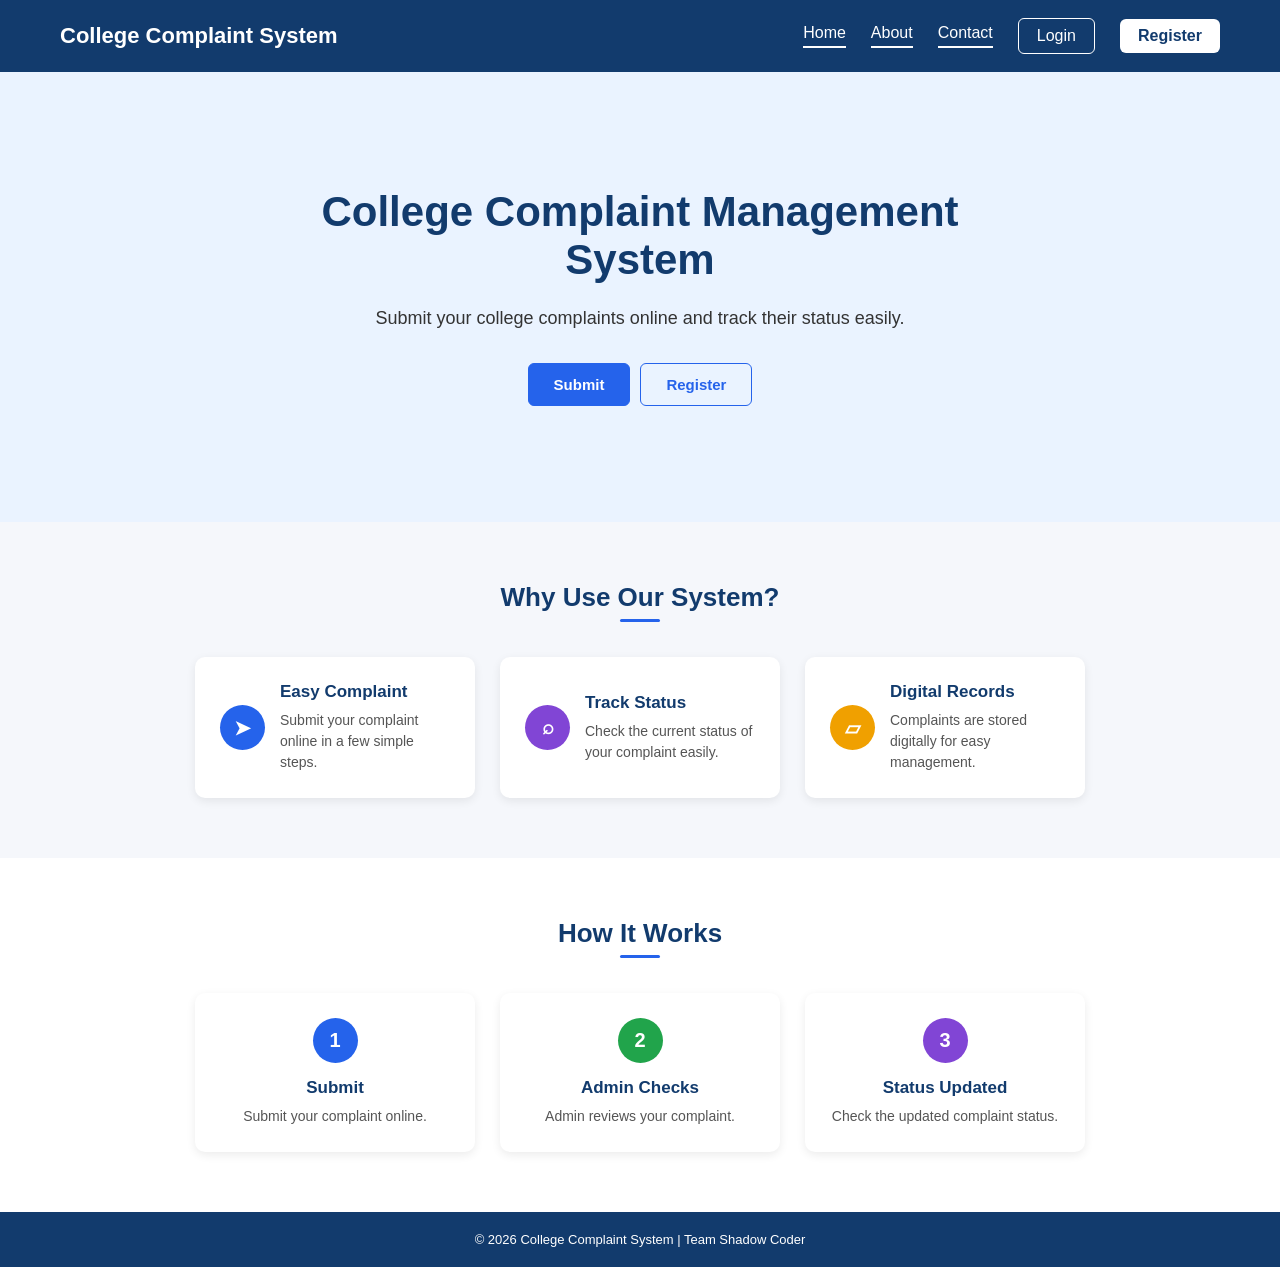
<file: index.html>
<!DOCTYPE html>
<html lang="en">
<head>
    <meta charset="UTF-8">
    <meta name="viewport" content="width=device-width, initial-scale=1.0">
    <title>College Complaint System</title>
    <link rel="stylesheet" href="css/style.css">
</head>
<body>

    <!-- ================= NAVBAR ================= -->
    <header class="navbar">

        <div class="brand">
            <span>College Complaint System</span>
        </div>

        <nav class="nav-links">
            <a href="index.html" class="active">Home</a>
            <a href="index.html" class="active">About</a>
            <a href="index.html" class="active">Contact</a>
            <a href="login.html" class="login-btn">Login</a>
            <a href="register.html" class="register-btn">Register</a>
        </nav>

    </header>


    <!-- ================= HERO SECTION ================= -->
    <section class="hero">

        <div class="hero-content">

            <h1>College Complaint Management System</h1>

            <p>
                Submit your college complaints online and
                track their status easily.
            </p>

            <div class="hero-buttons">
                <a href="submit.html" class="submit-btn">Submit</a>
                <a href="register.html" class="track-btn">Register</a>
            </div>

        </div>

    </section>


    <!-- ================= FEATURES ================= -->
    <section class="features-section">

        <h2>Why Use Our System?</h2>

        <div class="title-line"></div>

        <div class="features-container">

            <!-- Card 1 -->
            <div class="feature-card">
                <div class="feature-icon blue">➤</div>
                <div class="feature-text">
                    <h3>Easy Complaint</h3>
                    <p>Submit your complaint online in a few simple steps.</p>
                </div>
            </div>

            <!-- Card 2 -->
            <div class="feature-card">
                <div class="feature-icon purple">⌕</div>
                <div class="feature-text">
                    <h3>Track Status</h3>
                    <p>Check the current status of your complaint easily.</p>
                </div>
            </div>

            <!-- Card 3 -->
            <div class="feature-card">
                <div class="feature-icon orange">▱</div>
                <div class="feature-text">
                    <h3>Digital Records</h3>
                    <p>Complaints are stored digitally for easy management.</p>
                </div>
            </div>

        </div>

    </section>


    <!-- ================= HOW IT WORKS ================= -->
    <section class="features-section how-it-works">

        <h2>How It Works</h2>

        <div class="title-line"></div>

        <div class="features-container">

            <div class="feature-card">
                <div class="feature-icon blue">1</div>
                <div class="feature-text">
                    <h3>Submit</h3>
                    <p>Submit your complaint online.</p>
                </div>
            </div>

            <div class="feature-card">
                <div class="feature-icon green">2</div>
                <div class="feature-text">
                    <h3>Admin Checks</h3>
                    <p>Admin reviews your complaint.</p>
                </div>
            </div>

            <div class="feature-card">
                <div class="feature-icon purple">3</div>
                <div class="feature-text">
                    <h3>Status Updated</h3>
                    <p>Check the updated complaint status.</p>
                </div>
            </div>

        </div>

    </section>


    <!-- ================= FOOTER ================= -->
    <footer class="footer">
        <p>© 2026 College Complaint System | Team Shadow Coder</p>
    </footer>

</body>
</html>
</file>
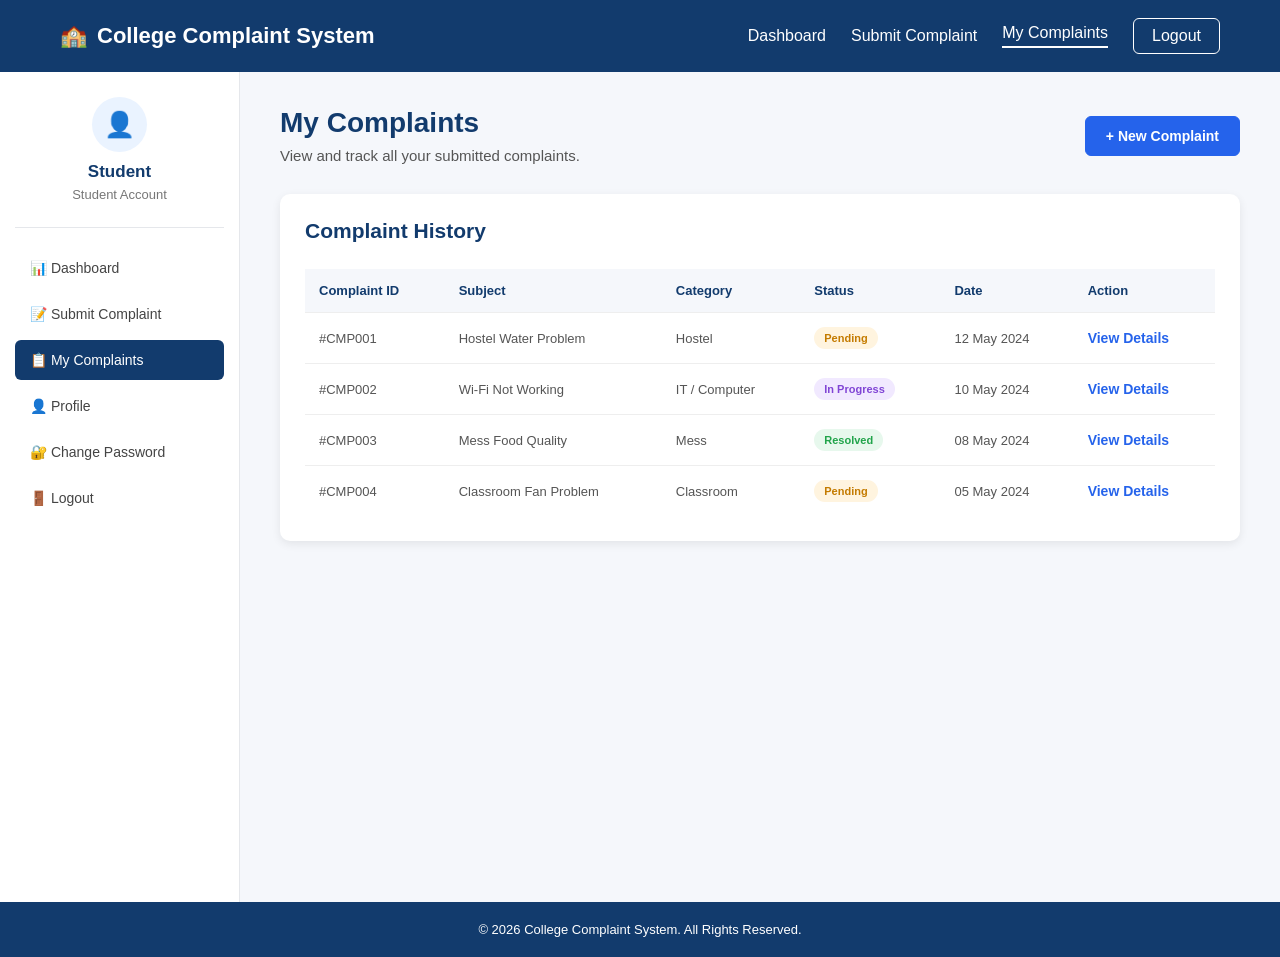
<file: complaints.html>
<!DOCTYPE html>
<html lang="en">

<head>
    <meta charset="UTF-8">
    <meta name="viewport" content="width=device-width, initial-scale=1.0">

    <title>My Complaints | College Complaint System</title>

    <!-- Vishesh ki common CSS -->
    <link rel="stylesheet" href="css/style.css">

    <!-- Vishal ki dashboard CSS -->
    <link rel="stylesheet" href="css/dashboard.css">
</head>

<body>

    <!-- ================= NAVBAR ================= -->

    <header class="navbar">

        <div class="brand">
            <span>🏫</span>
            <span>College Complaint System</span>
        </div>

        <div class="nav-links">

            <a href="dashboard.html">
                Dashboard
            </a>

            <a href="submit.html">
                Submit Complaint
            </a>

            <a href="complaints.html" class="active">
                My Complaints
            </a>

            <a href="index.html" class="login-btn">
                Logout
            </a>

        </div>

    </header>


    <!-- ================= MAIN CONTAINER ================= -->

    <div class="dashboard-container">

        <!-- ================= SIDEBAR ================= -->

        <aside class="dashboard-sidebar">

            <div class="student-profile">

                <div class="profile-icon">
                    👤
                </div>

                <h3>Student</h3>

                <p>Student Account</p>

            </div>


            <nav class="sidebar-menu">

                <a href="dashboard.html">
                    📊 Dashboard
                </a>

                <a href="submit.html">
                    📝 Submit Complaint
                </a>

                <a href="complaints.html" class="sidebar-active">
                    📋 My Complaints
                </a>

                <a href="#">
                    👤 Profile
                </a>

                <a href="#">
                    🔐 Change Password
                </a>

                <a href="index.html">
                    🚪 Logout
                </a>

            </nav>

        </aside>


        <!-- ================= MAIN CONTENT ================= -->

        <main class="dashboard-main">

            <!-- Page Heading -->

            <section class="welcome-section">

                <div>

                    <h1>My Complaints</h1>

                    <p>
                        View and track all your submitted complaints.
                    </p>

                </div>


                <a href="submit-complaint.html"
                   class="dashboard-submit-btn">

                    + New Complaint

                </a>

            </section>


            <!-- ================= COMPLAINT TABLE ================= -->

            <section class="recent-section">

                <div class="section-heading">

                    <div>

                        <h2>Complaint History</h2>

                    </div>

                </div>


                <div class="table-container">

                    <table>

                        <thead>

                            <tr>

                                <th>Complaint ID</th>

                                <th>Subject</th>

                                <th>Category</th>

                                <th>Status</th>

                                <th>Date</th>

                                <th>Action</th>

                            </tr>

                        </thead>


                        <tbody>

                            <tr>

                                <td>#CMP001</td>

                                <td>
                                    Hostel Water Problem
                                </td>

                                <td>
                                    Hostel
                                </td>

                                <td>

                                    <span class="status pending">
                                        Pending
                                    </span>

                                </td>

                                <td>
                                    12 May 2024
                                </td>

                                <td>

                                    <a href="#"
                                       class="view-all-btn">

                                        View Details

                                    </a>

                                </td>

                            </tr>


                            <tr>

                                <td>#CMP002</td>

                                <td>
                                    Wi-Fi Not Working
                                </td>

                                <td>
                                    IT / Computer
                                </td>

                                <td>

                                    <span class="status progress">
                                        In Progress
                                    </span>

                                </td>

                                <td>
                                    10 May 2024
                                </td>

                                <td>

                                    <a href="#"
                                       class="view-all-btn">

                                        View Details

                                    </a>

                                </td>

                            </tr>


                            <tr>

                                <td>#CMP003</td>

                                <td>
                                    Mess Food Quality
                                </td>

                                <td>
                                    Mess
                                </td>

                                <td>

                                    <span class="status resolved">
                                        Resolved
                                    </span>

                                </td>

                                <td>
                                    08 May 2024
                                </td>

                                <td>

                                    <a href="#"
                                       class="view-all-btn">

                                        View Details

                                    </a>

                                </td>

                            </tr>


                            <tr>

                                <td>#CMP004</td>

                                <td>
                                    Classroom Fan Problem
                                </td>

                                <td>
                                    Classroom
                                </td>

                                <td>

                                    <span class="status pending">
                                        Pending
                                    </span>

                                </td>

                                <td>
                                    05 May 2024
                                </td>

                                <td>

                                    <a href="#"
                                       class="view-all-btn">

                                        View Details

                                    </a>

                                </td>

                            </tr>

                        </tbody>

                    </table>

                </div>

            </section>

        </main>

    </div>


    <!-- ================= FOOTER ================= -->

    <footer class="footer">

        <p>
            © 2026 College Complaint System. All Rights Reserved.
        </p>

    </footer>

</body>

</html>
</file>
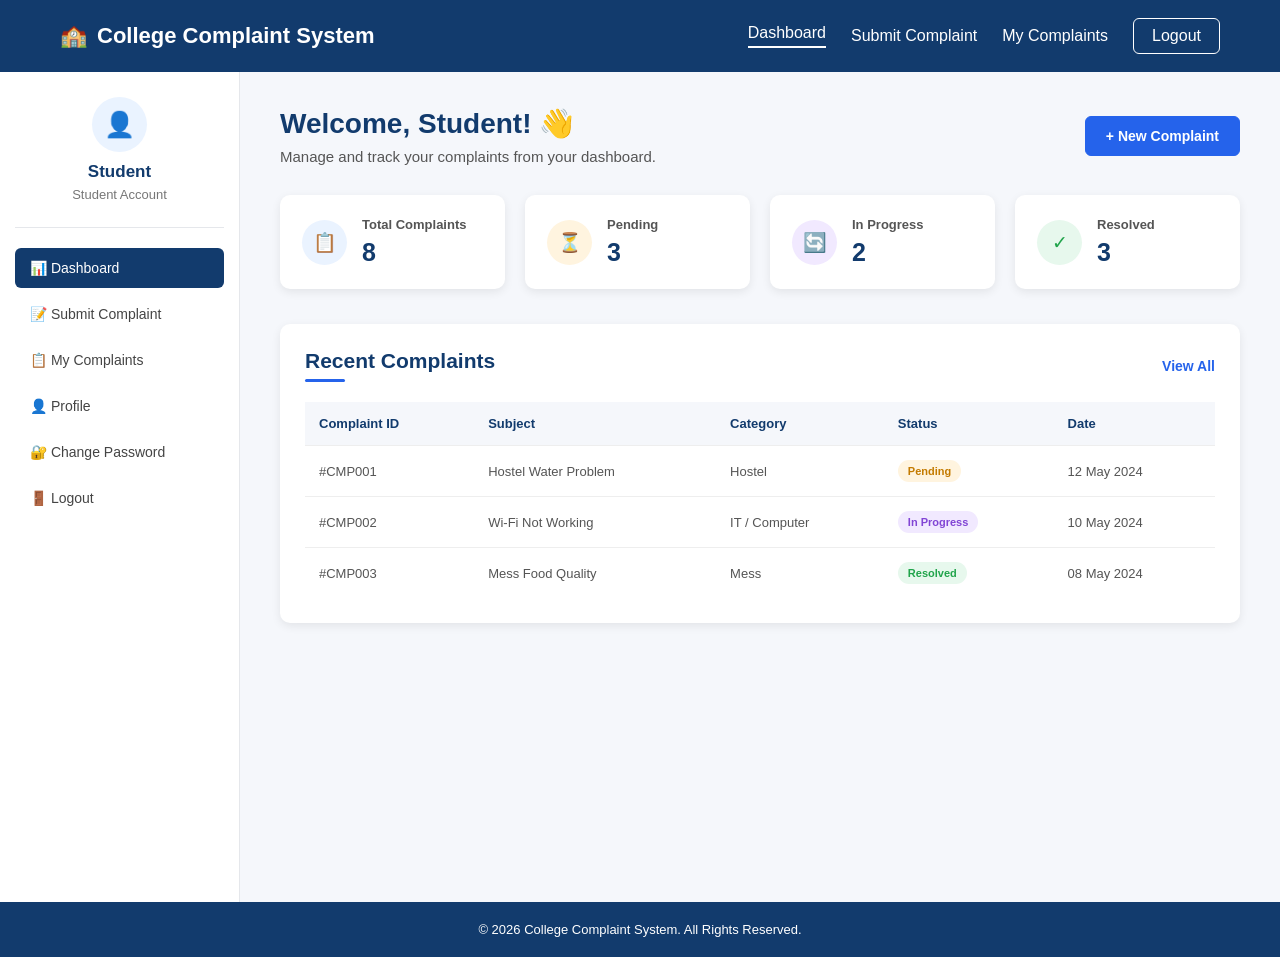
<file: dashboard.html>
<!DOCTYPE html>
<html lang="en">
<head>
    <meta charset="UTF-8">
    <meta name="viewport" content="width=device-width, initial-scale=1.0">

    <title>Student Dashboard | College Complaint System</title>

    <!-- Vishesh ki SAME common CSS -->
    <link rel="stylesheet" href="css/style.css">

    <!-- Dashboard specific CSS -->
    <link rel="stylesheet" href="css/dashboard.css">
</head>

<body>

    <!-- ================= NAVBAR ================= -->

    <header class="navbar">

        <div class="brand">
            <span>🏫</span>
            <span>College Complaint System</span>
        </div>

        <div class="nav-links">
            <a href="dashboard.html" class="active">Dashboard</a>
            <a href="submit.html">Submit Complaint</a>
            <a href="my-complaints.html">My Complaints</a>
            <a href="index.html" class="login-btn">Logout</a>
        </div>

    </header>


    <!-- ================= DASHBOARD ================= -->

    <div class="dashboard-container">

        <!-- SIDEBAR -->

        <aside class="dashboard-sidebar">

            <div class="student-profile">
                <div class="profile-icon">👤</div>

                <h3>Student</h3>
                <p>Student Account</p>
            </div>

            <nav class="sidebar-menu">

                <a href="dashboard.html" class="sidebar-active">
                    📊 Dashboard
                </a>

                <a href="submit.html">
                    📝 Submit Complaint
                </a>

                <a href="complaints.html">
                    📋 My Complaints
                </a>

                <a href="#">
                    👤 Profile
                </a>

                <a href="#">
                    🔐 Change Password
                </a>

                <a href="index.html">
                    🚪 Logout
                </a>

            </nav>

        </aside>


        <!-- MAIN CONTENT -->

        <main class="dashboard-main">

            <!-- Welcome -->

            <section class="welcome-section">

                <div>
                    <h1>Welcome, Student! 👋</h1>

                    <p>
                        Manage and track your complaints from your dashboard.
                    </p>
                </div>

                <a href="submit-complaint.html" class="dashboard-submit-btn">
                    + New Complaint
                </a>

            </section>


            <!-- ================= SUMMARY CARDS ================= -->

            <section class="dashboard-cards">

                <div class="dashboard-card">

                    <div class="card-icon blue">
                        📋
                    </div>

                    <div>
                        <h3>Total Complaints</h3>
                        <p>8</p>
                    </div>

                </div>


                <div class="dashboard-card">

                    <div class="card-icon orange">
                        ⏳
                    </div>

                    <div>
                        <h3>Pending</h3>
                        <p>3</p>
                    </div>

                </div>


                <div class="dashboard-card">

                    <div class="card-icon purple">
                        🔄
                    </div>

                    <div>
                        <h3>In Progress</h3>
                        <p>2</p>
                    </div>

                </div>


                <div class="dashboard-card">

                    <div class="card-icon green">
                        ✓
                    </div>

                    <div>
                        <h3>Resolved</h3>
                        <p>3</p>
                    </div>

                </div>

            </section>


            <!-- ================= RECENT COMPLAINTS ================= -->

            <section class="recent-section">

                <div class="section-heading">

                    <div>
                        <h2>Recent Complaints</h2>

                        <div class="title-line"></div>
                    </div>

                    <a href="my-complaints.html" class="view-all-btn">
                        View All
                    </a>

                </div>


                <div class="table-container">

                    <table>

                        <thead>
                            <tr>
                                <th>Complaint ID</th>
                                <th>Subject</th>
                                <th>Category</th>
                                <th>Status</th>
                                <th>Date</th>
                            </tr>
                        </thead>

                        <tbody>

                            <tr>
                                <td>#CMP001</td>

                                <td>
                                    Hostel Water Problem
                                </td>

                                <td>
                                    Hostel
                                </td>

                                <td>
                                    <span class="status pending">
                                        Pending
                                    </span>
                                </td>

                                <td>
                                    12 May 2024
                                </td>
                            </tr>


                            <tr>
                                <td>#CMP002</td>

                                <td>
                                    Wi-Fi Not Working
                                </td>

                                <td>
                                    IT / Computer
                                </td>

                                <td>
                                    <span class="status progress">
                                        In Progress
                                    </span>
                                </td>

                                <td>
                                    10 May 2024
                                </td>
                            </tr>


                            <tr>
                                <td>#CMP003</td>

                                <td>
                                    Mess Food Quality
                                </td>

                                <td>
                                    Mess
                                </td>

                                <td>
                                    <span class="status resolved">
                                        Resolved
                                    </span>
                                </td>

                                <td>
                                    08 May 2024
                                </td>
                            </tr>

                        </tbody>

                    </table>

                </div>

            </section>

        </main>

    </div>


    <!-- ================= FOOTER ================= -->

    <footer class="footer">

        <p>
            © 2026 College Complaint System. All Rights Reserved.
        </p>

    </footer>

</body>
</html>
</file>
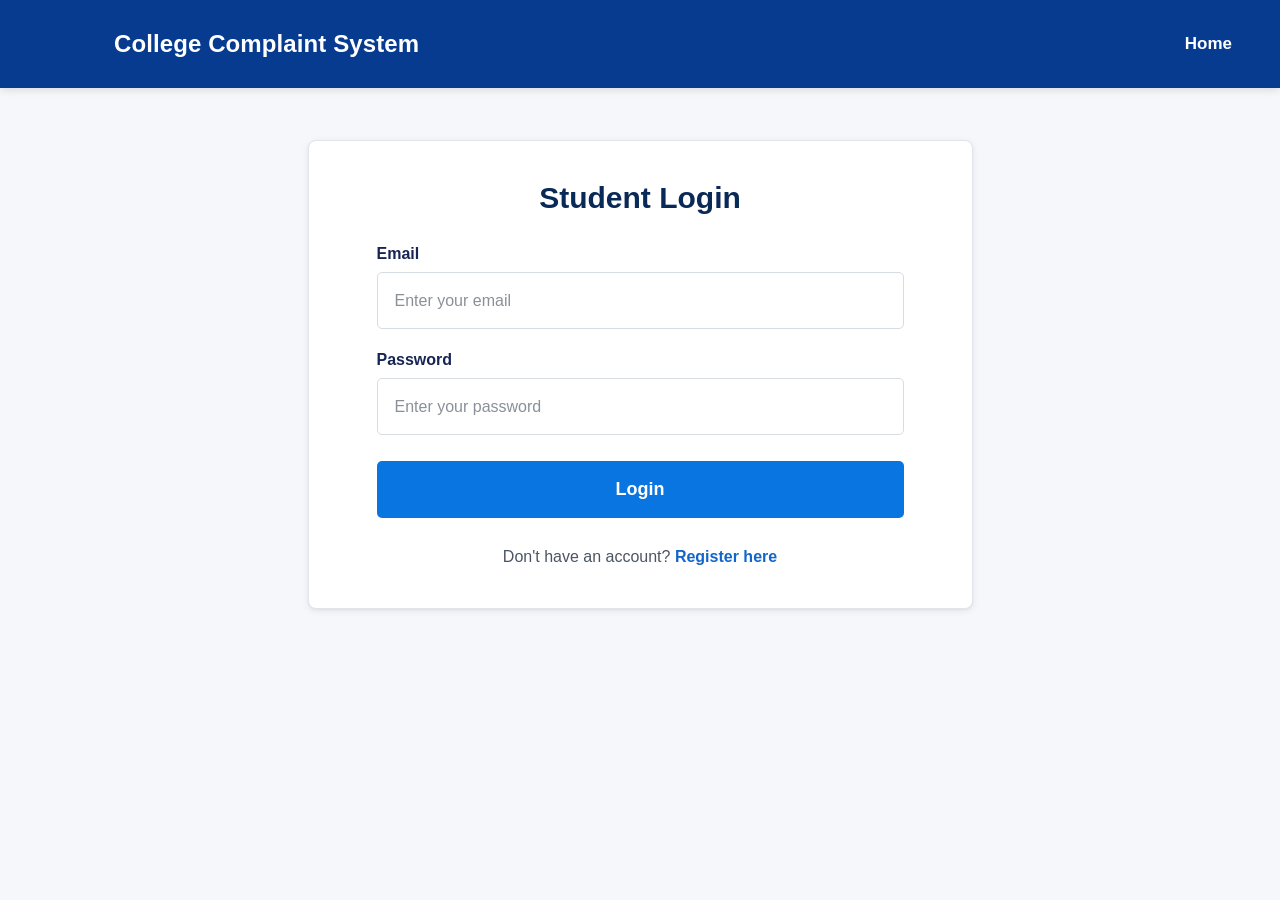
<file: login.html>
<!DOCTYPE html>
<html lang="en">
<head>
    <meta charset="UTF-8">
    <meta name="viewport" content="width=device-width, initial-scale=1.0">

    <title>Student Login | College Complaint System</title>

    <link rel="stylesheet" href="css/login-register.css">
</head>

<body>

    <!-- ================= NAVBAR ================= -->

    <header class="top-navbar">

        <div class="navbar-left">

            <div class="college-logo">
                <i class="fa-solid fa-building-columns"></i>
            </div>

            <div class="system-title">
                College Complaint System
            </div>

        </div>

        <div class="navbar-right">
            <a href="index.html">Home</a>
        </div>

    </header>


    <!-- ================= MAIN CONTENT ================= -->

    <main class="login-page">

        <div class="login-card">

            <h1>Student Login</h1>


            <!-- EMAIL -->

            <div class="form-group">

                <label for="email">Email</label>

                <input
                    type="email"
                    id="email"
                    name="email"
                    placeholder="Enter your email"
                    autocomplete="email"
                >

            </div>


            <!-- PASSWORD -->

            <div class="form-group password-group">

                <label for="password">Password</label>

                <div class="password-wrapper">

                    <input
                        type="password"
                        id="password"
                        name="password"
                        placeholder="Enter your password"
                        autocomplete="current-password"
                    >

                    <button
                        type="button"
                        class="eye-button"
                        onclick="togglePassword()"
                        aria-label="Show password"
                    >
                        <i id="eyeIcon" class="fa-solid fa-eye"></i>
                    </button>

                </div>

            </div>


            <!-- LOGIN BUTTON -->

            <button class="login-button" onclick="loginUser()">
                Login
            </button>


            <!-- REGISTER -->

            <p class="register-text">
                Don't have an account?
                <a href="register.html">Register here</a>
            </p>

        </div>

    </main>


    <!-- ================= JAVASCRIPT ================= -->

    <script>

        function togglePassword() {

            const password = document.getElementById("password");
            const eyeIcon = document.getElementById("eyeIcon");

            if (password.type === "password") {

                password.type = "text";

                eyeIcon.classList.remove("fa-eye");
                eyeIcon.classList.add("fa-eye-slash");

            } else {

                password.type = "password";

                eyeIcon.classList.remove("fa-eye-slash");
                eyeIcon.classList.add("fa-eye");

            }
        }


        function loginUser() {

            const email = document.getElementById("email").value.trim();
            const password = document.getElementById("password").value.trim();

            if (email === "" || password === "") {

                alert("Please enter your email and password.");
                return;

            }

            /*
             * Backend authentication can be connected here.
             * For now, redirect to dashboard.
             */

            window.location.href = "dashboard.html";

        }

    </script>

</body>
</html>
</file>
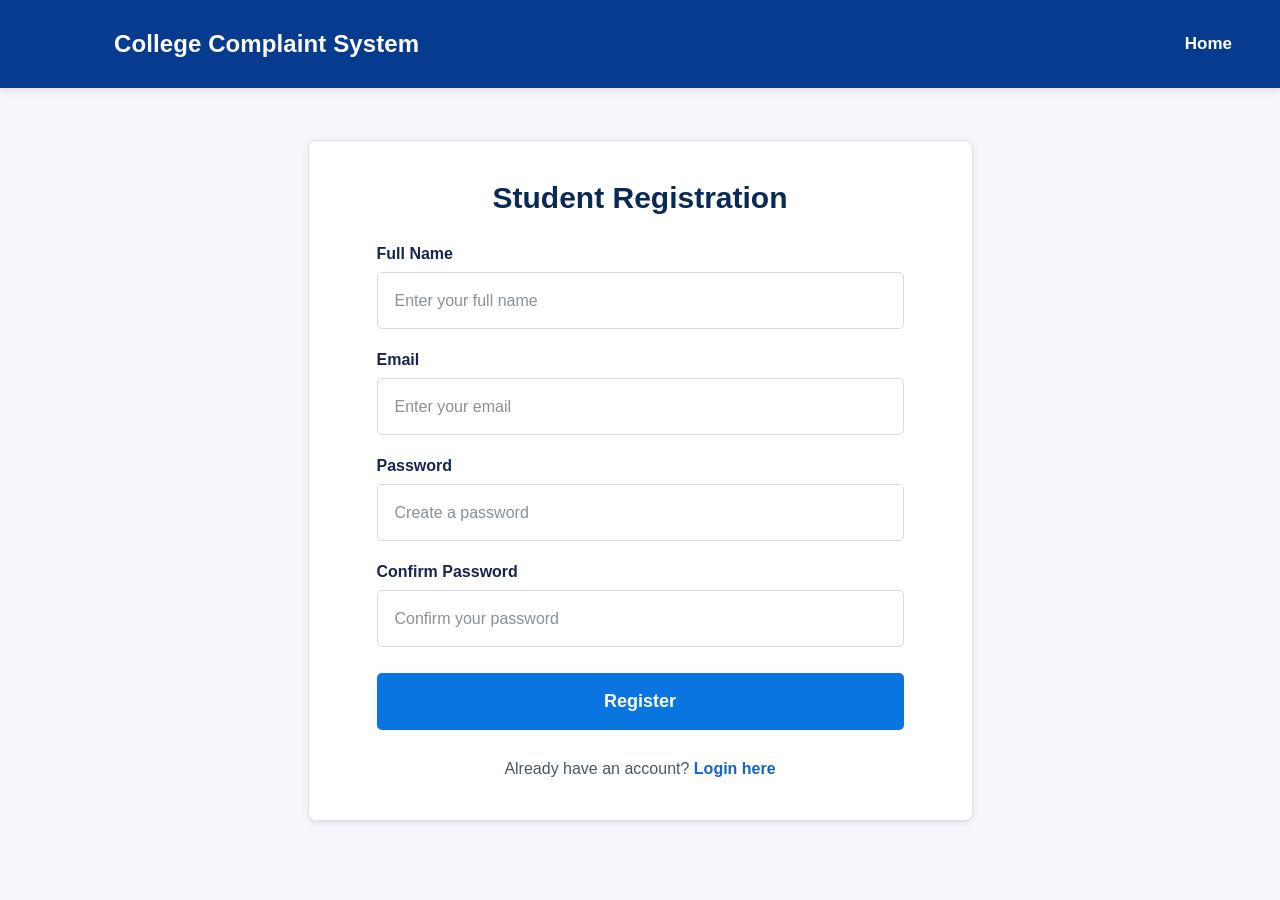
<file: register.html>
<!DOCTYPE html>
<html lang="en">
<head>
    <meta charset="UTF-8">
    <meta name="viewport" content="width=device-width, initial-scale=1.0">

    <title>Student Registration | College Complaint System</title>

    <link rel="stylesheet" href="css/login-register.css">
</head>

<body>

    <!-- ================= NAVBAR ================= -->

    <header class="top-navbar">

        <div class="navbar-left">

            <div class="college-logo">
                <i class="fa-solid fa-building-columns"></i>
            </div>

            <div class="system-title">
                College Complaint System
            </div>

        </div>

        <div class="navbar-right">
            <a href="index.html">Home</a>
        </div>

    </header>


    <!-- ================= REGISTER PAGE ================= -->

    <main class="login-page">

        <div class="login-card register-card">

            <h1>Student Registration</h1>


            <!-- FULL NAME -->

            <div class="form-group">

                <label for="name">Full Name</label>

                <input
                    type="text"
                    id="name"
                    placeholder="Enter your full name"
                >

            </div>


            <!-- EMAIL -->

            <div class="form-group">

                <label for="email">Email</label>

                <input
                    type="email"
                    id="email"
                    placeholder="Enter your email"
                >

            </div>


            <!-- PASSWORD -->

            <div class="form-group">

                <label for="password">Password</label>

                <div class="password-wrapper">

                    <input
                        type="password"
                        id="password"
                        placeholder="Create a password"
                    >

                    <button
                        type="button"
                        class="eye-button"
                        onclick="togglePassword('password', 'eyeIcon1')"
                    >
                        <i id="eyeIcon1" class="fa-solid fa-eye"></i>
                    </button>

                </div>

            </div>


            <!-- CONFIRM PASSWORD -->

            <div class="form-group">

                <label for="confirmPassword">Confirm Password</label>

                <div class="password-wrapper">

                    <input
                        type="password"
                        id="confirmPassword"
                        placeholder="Confirm your password"
                    >

                    <button
                        type="button"
                        class="eye-button"
                        onclick="togglePassword('confirmPassword', 'eyeIcon2')"
                    >
                        <i id="eyeIcon2" class="fa-solid fa-eye"></i>
                    </button>

                </div>

            </div>


            <!-- REGISTER BUTTON -->

            <button
                type="button"
                class="login-button"
                onclick="registerUser()"
            >
                Register
            </button>


            <!-- LOGIN LINK -->

            <p class="register-text">
                Already have an account?
                <a href="login.html">Login here</a>
            </p>

        </div>

    </main>


    <!-- ================= JAVASCRIPT ================= -->

    <script>

        function togglePassword(inputId, iconId) {

            const password =
                document.getElementById(inputId);

            const icon =
                document.getElementById(iconId);

            if (password.type === "password") {

                password.type = "text";

                icon.classList.remove("fa-eye");
                icon.classList.add("fa-eye-slash");

            } else {

                password.type = "password";

                icon.classList.remove("fa-eye-slash");
                icon.classList.add("fa-eye");

            }
        }


        function registerUser() {

            const name =
                document.getElementById("name").value.trim();

            const email =
                document.getElementById("email").value.trim();

            const password =
                document.getElementById("password").value;

            const confirmPassword =
                document.getElementById("confirmPassword").value;


            if (
                name === "" ||
                email === "" ||
                password === "" ||
                confirmPassword === ""
            ) {

                alert("Please fill in all fields.");
                return;

            }


            if (password !== confirmPassword) {

                alert("Passwords do not match.");
                return;

            }


            alert("Registration successful!");

            window.location.href = "login.html";
        }

    </script>

</body>
</html>
</file>
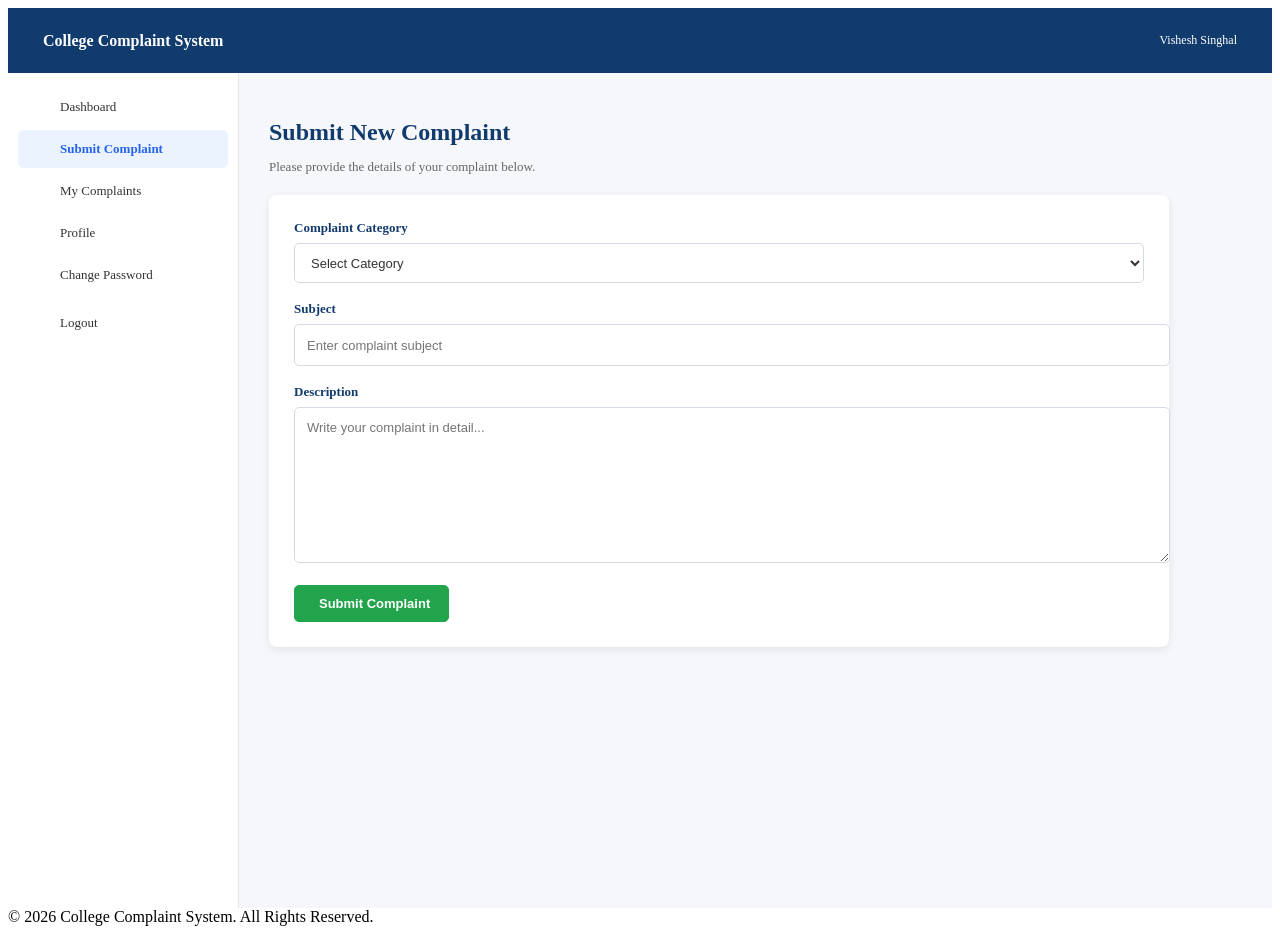
<file: submit.html>
<!DOCTYPE html>
<html lang="en">

<head>

    <meta charset="UTF-8">

    <meta name="viewport" content="width=device-width, initial-scale=1.0">

    <title>Submit Complaint - College Complaint System</title>

    <link rel="stylesheet" href="css/admin-submit.css">

    <!-- Font Awesome -->
    <!-- <link rel="stylesheet"
        href="https://cdnjs.cloudflare.com/ajax/libs/font-awesome/6.5.2/css/all.min.css"> -->

</head>


<body>


    <!-- ================= NAVBAR ================= -->

    <div class="student-navbar">

        <div class="student-brand">

            <i class="fa-solid fa-building-columns"></i>

            <span>College Complaint System</span>

        </div>


        <div class="student-user">

            <i class="fa-solid fa-bell"></i>

            <i class="fa-solid fa-circle-user"></i>

            <span>Vishesh Singhal</span>

            <i class="fa-solid fa-chevron-down"></i>

        </div>

    </div>



    <!-- ================= MAIN LAYOUT ================= -->

    <div class="student-layout">


        <!-- ================= SIDEBAR ================= -->

        <aside class="student-sidebar">


            <a href="dashboard.html" class="student-link">

                <i class="fa-solid fa-house"></i>

                <span>Dashboard</span>

            </a>


            <a href="submit.html" class="student-link active">

                <i class="fa-solid fa-file-circle-plus"></i>

                <span>Submit Complaint</span>

            </a>


            <a href="complaints.html" class="student-link">

                <i class="fa-solid fa-list"></i>

                <span>My Complaints</span>

            </a>


            <a href="#" class="student-link">

                <i class="fa-solid fa-user"></i>

                <span>Profile</span>

            </a>


            <a href="#" class="student-link">

                <i class="fa-solid fa-key"></i>

                <span>Change Password</span>

            </a>


            <a href="login.html" class="student-link logout">

                <i class="fa-solid fa-right-from-bracket"></i>

                <span>Logout</span>

            </a>


        </aside>



        <!-- ================= CONTENT ================= -->

        <main class="submit-content">


            <div class="submit-header">

                <h1>Submit New Complaint</h1>

                <p>
                    Please provide the details of your complaint below.
                </p>

            </div>



            <!-- ================= FORM CARD ================= -->

            <div class="submit-card">


                <form action="#" method="post">


                    <!-- Category -->

                    <div class="form-group">

                        <label for="category">
                            Complaint Category
                        </label>

                        <select id="category" name="category" required>

                            <option value="">
                                Select Category
                            </option>

                            <option value="hostel">
                                Hostel
                            </option>

                            <option value="it">
                                IT/Computer
                            </option>

                            <option value="mess">
                                Mess
                            </option>

                            <option value="infrastructure">
                                Infrastructure
                            </option>

                            <option value="library">
                                Library
                            </option>

                            <option value="transport">
                                Transport
                            </option>

                            <option value="other">
                                Other
                            </option>

                        </select>

                    </div>



                    <!-- Subject -->

                    <div class="form-group">

                        <label for="subject">
                            Subject
                        </label>

                        <input
                            type="text"
                            id="subject"
                            name="subject"
                            placeholder="Enter complaint subject"
                            required
                        >

                    </div>



                    <!-- Description -->

                    <div class="form-group">

                        <label for="description">
                            Description
                        </label>

                        <textarea
                            id="description"
                            name="description"
                            rows="6"
                            placeholder="Write your complaint in detail..."
                            required
                        ></textarea>

                    </div>



                    <!-- Submit -->

                    <button type="submit" class="complaint-submit-btn">

                        <i class="fa-solid fa-paper-plane"></i>

                        Submit Complaint

                    </button>


                </form>


            </div>


        </main>

    </div>



    <!-- ================= FOOTER ================= -->

    <footer class="footer">

        © 2026 College Complaint System. All Rights Reserved.

    </footer>


</body>

</html>
</file>
<file: css/style.css>
/* =====================================================
   COLLEGE COMPLAINT SYSTEM
   INDEX PAGE - COMMON THEME
   ===================================================== */


/* ================= BASIC RESET ================= */

* {
    margin: 0;
    padding: 0;
    box-sizing: border-box;
}

html {
    scroll-behavior: smooth;
}

body {
    font-family: Arial, Helvetica, sans-serif;
    background-color: #f5f7fb;
    color: #222;
}


/* ================= NAVBAR ================= */

.navbar {
    background-color: #123b6d;
    color: white;

    padding: 18px 60px;

    display: flex;
    justify-content: space-between;
    align-items: center;
}


/* Logo + Website Name */

.brand {
    display: flex;
    align-items: center;
    gap: 10px;

    font-size: 22px;
    font-weight: bold;
}


/* Navigation */

.nav-links {
    display: flex;
    align-items: center;
    gap: 25px;
}

.nav-links a {
    color: white;

    text-decoration: none;

    font-size: 16px;

    transition: 0.2s;
}

.nav-links a:hover {
    text-decoration: underline;
}


/* Active Home */

.nav-links .active {
    border-bottom: 2px solid white;

    padding-bottom: 4px;
}


/* Login */

.login-btn {
    border: 1px solid white;

    padding: 8px 18px;

    border-radius: 6px;
}

.login-btn:hover {
    background-color: white;
    color: #123b6d;
}


/* Register */

.register-btn {
    background-color: white;

    color: #123b6d !important;

    padding: 8px 18px;

    border-radius: 6px;

    font-weight: bold;
}

.register-btn:hover {
    background-color: #2563eb;
    color: white !important;
}


/* ================= HERO ================= */

.hero {
    min-height: 450px;

    background-color: #eaf3ff;

    display: flex;
    justify-content: center;
    align-items: center;

    text-align: center;

    padding: 40px 8%;
}


.hero-content {
    max-width: 750px;
}

.hero-content h1 {
    color: #123b6d;

    font-size: 42px;

    margin-bottom: 20px;
}

.hero-content p {
    color: #333;

    font-size: 18px;

    line-height: 1.6;

    margin-bottom: 30px;
}


/* Buttons */

.hero-buttons {
    display: flex;
    justify-content: center;
    gap: 10px;
}

.hero-buttons a {
    display: inline-block;

    text-decoration: none;

    font-size: 15px;

    font-weight: bold;

    padding: 12px 25px;

    border-radius: 6px;
}


/* Submit (Login) */

.submit-btn {
    background-color: #2563eb;

    color: white;

    border: 1px solid #2563eb;
}

.submit-btn:hover {
    background-color: #1d4ed8;
}


/* Track (Register) */

.track-btn {
    background-color: transparent;

    color: #2563eb;

    border: 1px solid #2563eb;
}

.track-btn:hover {
    background-color: #2563eb;
    color: white;
}


/* ================= FEATURES SECTION ================= */

.features-section {
    background-color: #f5f7fb;

    padding: 60px 8%;

    text-align: center;
}

.features-section h2 {
    color: #123b6d;

    font-size: 26px;

    margin-bottom: 6px;
}


/* Blue line */

.title-line {
    width: 40px;
    height: 3px;

    background-color: #2563eb;

    margin: 0 auto 35px;

    border-radius: 2px;
}


/* Cards container */

.features-container {
    display: flex;

    justify-content: center;

    flex-wrap: wrap;

    gap: 25px;
}


/* Individual card */

.feature-card {
    background-color: white;

    width: 280px;

    min-height: 130px;

    border-radius: 10px;

    box-shadow: 0 3px 10px rgba(0, 0, 0, 0.08);

    display: flex;
    align-items: center;

    text-align: left;

    padding: 25px;

    gap: 15px;

    transition: 0.2s;
}

.feature-card:hover {
    transform: translateY(-3px);

    box-shadow: 0 6px 16px rgba(0, 0, 0, 0.12);
}


/* ================= FEATURE ICONS ================= */

.feature-icon {
    width: 45px;
    height: 45px;

    min-width: 45px;

    border-radius: 50%;

    display: flex;
    justify-content: center;
    align-items: center;

    color: white;

    font-size: 20px;
    font-weight: bold;
}

.feature-icon.blue {
    background-color: #2563eb;
}

.feature-icon.green {
    background-color: #21a44b;
}

.feature-icon.purple {
    background-color: #8145d5;
}

.feature-icon.orange {
    background-color: #f0a000;
}


/* ================= FEATURE TEXT ================= */

.feature-text h3 {
    color: #123b6d;

    font-size: 17px;

    margin-bottom: 8px;
}

.feature-text p {
    color: #555;

    font-size: 14px;

    line-height: 1.5;
}


/* ================= HOW IT WORKS ================= */

.how-it-works {
    background-color: white;
}

.how-it-works .feature-card {
    text-align: center;

    flex-direction: column;
}


/* ================= FOOTER ================= */

.footer {
    background-color: #123b6d;

    color: white;

    text-align: center;

    padding: 20px;

    font-size: 13px;
}


/* =====================================================
   RESPONSIVE DESIGN
   ===================================================== */


/* Tablet */

@media (max-width: 900px) {

    .hero-content h1 {
        font-size: 34px;
    }

}


/* Mobile */

@media (max-width: 768px) {

    .navbar {
        padding: 15px 20px;

        flex-direction: column;

        gap: 15px;
    }

    .nav-links {
        gap: 12px;

        flex-wrap: wrap;

        justify-content: center;
    }

    .hero-content h1 {
        font-size: 30px;
    }

    .hero-content p {
        font-size: 15px;
    }

    .hero-buttons {
        flex-wrap: wrap;
    }

    .features-container {
        flex-direction: column;

        align-items: center;
    }

    .feature-card {
        width: 100%;

        max-width: 320px;
    }

}
</file>
<file: css/dashboard.css>
/* =====================================================
   STUDENT DASHBOARD
   Dashboard Specific Styling
   Common Theme: style.css
   ===================================================== */


/* ================= DASHBOARD LAYOUT ================= */

.dashboard-container {
    display: flex;
    min-height: calc(100vh - 70px);
    background-color: #f5f7fb;
}


/* ================= SIDEBAR ================= */

.dashboard-sidebar {
    width: 240px;
    background-color: white;
    border-right: 1px solid #e5e7eb;
    padding: 25px 15px;
}


/* Student Profile */

.student-profile {
    text-align: center;
    padding-bottom: 25px;
    border-bottom: 1px solid #e5e7eb;
    margin-bottom: 20px;
}

.profile-icon {
    width: 55px;
    height: 55px;
    background-color: #eaf3ff;
    border-radius: 50%;

    display: flex;
    align-items: center;
    justify-content: center;

    margin: 0 auto 10px;

    font-size: 25px;
}

.student-profile h3 {
    color: #123b6d;
    font-size: 17px;
    margin-bottom: 5px;
}

.student-profile p {
    color: #777;
    font-size: 13px;
}


/* Sidebar Menu */

.sidebar-menu {
    display: flex;
    flex-direction: column;
    gap: 6px;
}

.sidebar-menu a {
    color: #444;
    text-decoration: none;

    padding: 12px 15px;

    border-radius: 6px;

    font-size: 14px;

    transition: 0.2s;
}

.sidebar-menu a:hover {
    background-color: #eaf3ff;
    color: #123b6d;
}


/* Active Sidebar Item */

.sidebar-menu .sidebar-active {
    background-color: #123b6d;
    color: white;
}


/* ================= MAIN CONTENT ================= */

.dashboard-main {
    flex: 1;
    padding: 35px 40px;
}


/* ================= WELCOME SECTION ================= */

.welcome-section {
    display: flex;

    justify-content: space-between;
    align-items: center;

    margin-bottom: 30px;
}

.welcome-section h1 {
    color: #123b6d;

    font-size: 28px;

    margin-bottom: 8px;
}

.welcome-section p {
    color: #555;

    font-size: 15px;
}


/* New Complaint Button */

.dashboard-submit-btn {
    background-color: #2563eb;
    color: white;

    text-decoration: none;

    padding: 11px 20px;

    border-radius: 6px;

    font-size: 14px;
    font-weight: bold;

    border: 1px solid #2563eb;

    transition: 0.2s;
}

.dashboard-submit-btn:hover {
    background-color: #1d4ed8;
}


/* ================= COMPLAINT CARDS ================= */

.dashboard-cards {
    display: grid;

    grid-template-columns: repeat(4, 1fr);

    gap: 20px;

    margin-bottom: 35px;
}


.dashboard-card {
    background-color: white;

    border-radius: 10px;

    padding: 22px;

    display: flex;
    align-items: center;

    gap: 15px;

    box-shadow: 0 3px 10px rgba(0, 0, 0, 0.08);

    transition: 0.2s;
}

.dashboard-card:hover {
    transform: translateY(-3px);

    box-shadow: 0 6px 16px rgba(0, 0, 0, 0.12);
}


/* Card Icons */

.card-icon {
    width: 45px;
    height: 45px;

    min-width: 45px;

    border-radius: 50%;

    display: flex;

    justify-content: center;
    align-items: center;

    font-size: 19px;
}

.card-icon.blue {
    background-color: #eaf3ff;
    color: #2563eb;
}

.card-icon.orange {
    background-color: #fff4df;
    color: #f0a000;
}

.card-icon.purple {
    background-color: #f1e9ff;
    color: #8145d5;
}

.card-icon.green {
    background-color: #e7f8ed;
    color: #21a44b;
}


/* Card Text */

.dashboard-card h3 {
    color: #555;

    font-size: 13px;

    margin-bottom: 6px;
}

.dashboard-card p {
    color: #123b6d;

    font-size: 25px;

    font-weight: bold;
}


/* ================= RECENT COMPLAINTS ================= */

.recent-section {
    background-color: white;

    border-radius: 10px;

    padding: 25px;

    box-shadow: 0 3px 10px rgba(0, 0, 0, 0.08);
}


/* Section Heading */

.section-heading {
    display: flex;

    justify-content: space-between;
    align-items: center;

    margin-bottom: 20px;
}

.section-heading h2 {
    color: #123b6d;

    font-size: 21px;

    margin-bottom: 6px;
}


/* Use same blue line as common theme */

.section-heading .title-line {
    margin: 0;
}


/* View All */

.view-all-btn {
    color: #2563eb;

    text-decoration: none;

    font-size: 14px;

    font-weight: bold;
}

.view-all-btn:hover {
    text-decoration: underline;
}


/* ================= TABLE ================= */

.table-container {
    width: 100%;

    overflow-x: auto;
}

.recent-section table {
    width: 100%;

    border-collapse: collapse;

    min-width: 700px;
}

.recent-section th {
    background-color: #f5f7fb;

    color: #123b6d;

    font-size: 13px;

    text-align: left;

    padding: 14px;
}

.recent-section td {
    color: #555;

    font-size: 13px;

    padding: 14px;

    border-top: 1px solid #eeeeee;
}

.recent-section tbody tr:hover {
    background-color: #fafcff;
}


/* ================= STATUS ================= */

.status {
    display: inline-block;

    padding: 5px 10px;

    border-radius: 20px;

    font-size: 11px;

    font-weight: bold;
}

.status.pending {
    background-color: #fff4df;
    color: #c47b00;
}

.status.progress {
    background-color: #f1e9ff;
    color: #8145d5;
}

.status.resolved {
    background-color: #e7f8ed;
    color: #21a44b;
}


/* ================= RESPONSIVE ================= */

@media (max-width: 1000px) {

    .dashboard-cards {
        grid-template-columns: repeat(2, 1fr);
    }

}


@media (max-width: 768px) {

    .navbar {
        padding: 15px 20px;
    }

    .dashboard-container {
        flex-direction: column;
    }

    .dashboard-sidebar {
        width: 100%;

        border-right: none;
        border-bottom: 1px solid #e5e7eb;
    }

    .sidebar-menu {
        flex-direction: row;

        flex-wrap: wrap;

        justify-content: center;
    }

    .dashboard-main {
        padding: 25px 20px;
    }

    .welcome-section {
        flex-direction: column;

        align-items: flex-start;

        gap: 20px;
    }

}


@media (max-width: 500px) {

    .dashboard-cards {
        grid-template-columns: 1fr;
    }

    .recent-section {
        padding: 18px;
    }

}
</file>
<file: css/login-register.css>
/* =====================================================
   COLLEGE COMPLAINT SYSTEM
   STUDENT LOGIN PAGE
   ===================================================== */


/* ================= GLOBAL ================= */

* {
    margin: 0;
    padding: 0;
    box-sizing: border-box;
}

body {
    font-family: Arial, Helvetica, sans-serif;
    background-color: #f5f7fb;
    color: #172554;
}


/* ================= TOP NAVBAR ================= */

.top-navbar {
    height: 88px;

    background-color: #073b8f;

    display: flex;
    align-items: center;
    justify-content: space-between;

    padding: 0 48px;

    box-shadow: 0 2px 8px rgba(0, 0, 0, 0.12);
}


/* ================= NAVBAR LEFT ================= */

.navbar-left {
    display: flex;
    align-items: center;
    gap: 18px;
}


/* ================= COLLEGE LOGO ================= */

.college-logo {
    width: 48px;
    height: 48px;

    display: flex;
    align-items: center;
    justify-content: center;

    color: white;

    font-size: 32px;
}


/* ================= SYSTEM TITLE ================= */

.system-title {
    color: white;

    font-size: 24px;
    font-weight: 700;

    letter-spacing: 0.1px;
}


/* ================= HOME ================= */

.navbar-right a {
    color: white;

    text-decoration: none;

    font-size: 17px;
    font-weight: 600;

    transition: 0.2s ease;
}

.navbar-right a:hover {
    opacity: 0.8;
}


/* ================= LOGIN PAGE ================= */

.login-page {
    min-height: calc(100vh - 88px);

    display: flex;
    justify-content: center;
    align-items: flex-start;

    padding-top: 52px;
    padding-bottom: 60px;
}


/* ================= LOGIN CARD ================= */

.login-card {
    width: 665px;

    background-color: #ffffff;

    border: 1px solid #e1e5eb;

    border-radius: 8px;

    padding: 40px 68px 42px;

    box-shadow:
        0 2px 7px rgba(0, 0, 0, 0.08),
        0 1px 2px rgba(0, 0, 0, 0.04);
}


/* ================= HEADING ================= */

.login-card h1 {
    text-align: center;

    color: #092957;

    font-size: 30px;
    font-weight: 700;

    margin-bottom: 30px;
}


/* ================= FORM GROUP ================= */

.form-group {
    margin-bottom: 22px;
}


/* ================= LABEL ================= */

.form-group label {
    display: block;

    color: #172554;

    font-size: 16px;
    font-weight: 700;

    margin-bottom: 9px;
}


/* ================= INPUT ================= */

.form-group input {
    width: 100%;

    height: 57px;

    padding: 0 17px;

    border: 1px solid #d7dce3;

    border-radius: 5px;

    background-color: #ffffff;

    color: #1e293b;

    font-size: 16px;

    outline: none;

    transition: 0.2s ease;
}


.form-group input::placeholder {
    color: #8a9098;
}


.form-group input:focus {
    border-color: #1266d4;

    box-shadow: 0 0 0 2px rgba(18, 102, 212, 0.10);
}


/* ================= PASSWORD ================= */

.password-wrapper {
    position: relative;

    width: 100%;
}


.password-wrapper input {
    padding-right: 55px;
}


/* ================= EYE BUTTON ================= */

.eye-button {
    position: absolute;

    right: 15px;
    top: 50%;

    transform: translateY(-50%);

    width: 32px;
    height: 32px;

    border: none;

    background: transparent;

    color: #5f6670;

    cursor: pointer;

    display: flex;
    align-items: center;
    justify-content: center;

    font-size: 17px;
}


.eye-button:hover {
    color: #073b8f;
}


/* ================= LOGIN BUTTON ================= */

.login-button {
    width: 100%;

    height: 57px;

    margin-top: 4px;

    border: none;

    border-radius: 5px;

    background-color: #0875e1;

    color: white;

    font-size: 18px;
    font-weight: 700;

    cursor: pointer;

    transition: background-color 0.2s ease,
                transform 0.1s ease;
}


.login-button:hover {
    background-color: #0667c7;
}


.login-button:active {
    transform: scale(0.99);
}


/* ================= REGISTER TEXT ================= */

.register-text {
    text-align: center;

    margin-top: 30px;

    color: #4b5563;

    font-size: 16px;
    font-weight: 500;
}


.register-text a {
    color: #1266c9;

    text-decoration: none;

    font-weight: 700;
}


.register-text a:hover {
    text-decoration: underline;
}


/* ================= RESPONSIVE ================= */

@media (max-width: 800px) {

    .top-navbar {
        height: 75px;

        padding: 0 25px;
    }

    .system-title {
        font-size: 20px;
    }

    .college-logo {
        font-size: 27px;
    }

    .login-page {
        min-height: calc(100vh - 75px);

        padding: 35px 20px;
    }

    .login-card {
        width: 100%;

        max-width: 665px;

        padding: 35px 40px;
    }

}


@media (max-width: 500px) {

    .top-navbar {
        padding: 0 18px;
    }

    .navbar-left {
        gap: 10px;
    }

    .system-title {
        font-size: 16px;
    }

    .college-logo {
        font-size: 23px;
    }

    .navbar-right a {
        font-size: 14px;
    }

    .login-card {
        padding: 28px 22px 32px;
    }

    .login-card h1 {
        font-size: 25px;

        margin-bottom: 25px;
    }

    .form-group input,
    .login-button {
        height: 52px;
    }

}
</file>
<file: css/admin-submit.css>
/* =====================================================
   ADMIN PANEL
   COLLEGE COMPLAINT SYSTEM
   ===================================================== */


/* ================= ADMIN PROFILE ================= */

.admin-profile {
    display: flex;
    align-items: center;
    gap: 8px;

    font-size: 14px;
    cursor: pointer;
}

.admin-profile i:first-child {
    font-size: 22px;
}

.admin-profile i:last-child {
    font-size: 10px;
}


/* ================= ADMIN CONTAINER ================= */

.admin-container {
    display: flex;

    min-height: calc(100vh - 70px);

    background-color: #f5f7fb;
}


/* ================= ADMIN SIDEBAR ================= */

.admin-sidebar {
    width: 230px;

    background-color: white;

    padding: 20px 12px;

    border-right: 1px solid #e5e7eb;
}


.admin-menu {
    display: flex;

    align-items: center;

    gap: 12px;

    padding: 12px 15px;

    margin-bottom: 6px;

    color: #333;

    text-decoration: none;

    font-size: 14px;

    border-radius: 6px;

    transition: 0.2s;
}


.admin-menu i {
    width: 18px;

    text-align: center;

    font-size: 14px;
}


.admin-menu:hover {
    background-color: #eaf3ff;

    color: #2563eb;
}


.admin-menu.active {
    background-color: #eaf3ff;

    color: #2563eb;

    font-weight: bold;
}


/* ================= ADMIN MAIN ================= */

.admin-main {
    flex: 1;

    padding: 30px;

    min-width: 0;
}


/* ================= ADMIN HEADING ================= */

.admin-heading {
    display: flex;

    justify-content: space-between;

    align-items: center;

    margin-bottom: 25px;
}


.admin-heading h1 {
    color: #123b6d;

    font-size: 28px;

    margin-bottom: 6px;
}


.admin-heading p {
    color: #666;

    font-size: 14px;
}


/* ================= REFRESH BUTTON ================= */

.admin-refresh {
    background-color: #2563eb;

    color: white;

    border: none;

    padding: 10px 18px;

    border-radius: 6px;

    cursor: pointer;

    font-size: 14px;
}


.admin-refresh:hover {
    background-color: #1d4ed8;
}


/* ================= STATISTICS ================= */

.admin-stats {
    display: grid;

    grid-template-columns: repeat(4, 1fr);

    gap: 20px;

    margin-bottom: 25px;
}


.admin-stat-card {
    background-color: white;

    border-radius: 10px;

    padding: 20px;

    display: flex;

    align-items: center;

    gap: 15px;

    box-shadow: 0 3px 10px rgba(0, 0, 0, 0.08);
}


.admin-stat-icon {
    width: 48px;

    height: 48px;

    min-width: 48px;

    border-radius: 50%;

    display: flex;

    align-items: center;

    justify-content: center;

    font-size: 20px;
}


.admin-stat-icon.blue {
    background-color: #eaf3ff;

    color: #2563eb;
}


.admin-stat-icon.orange {
    background-color: #fff5df;

    color: #f0a000;
}


.admin-stat-icon.purple {
    background-color: #f2eaff;

    color: #8145d5;
}


.admin-stat-icon.green {
    background-color: #e8f8ed;

    color: #21a44b;
}


.admin-stat-card h2 {
    color: #123b6d;

    font-size: 24px;

    margin-bottom: 4px;
}


.admin-stat-card p {
    color: #666;

    font-size: 13px;
}


/* ================= TABLE CARD ================= */

.admin-table-card {
    background-color: white;

    border-radius: 10px;

    padding: 22px;

    box-shadow: 0 3px 10px rgba(0, 0, 0, 0.08);

    margin-bottom: 25px;
}


/* ================= TABLE HEADER ================= */

.table-header {
    display: flex;

    justify-content: space-between;

    align-items: center;

    margin-bottom: 18px;
}


.table-header h2 {
    color: #123b6d;

    font-size: 19px;
}


.table-header a {
    color: #2563eb;

    text-decoration: none;

    font-size: 13px;

    font-weight: bold;
}


.table-header a:hover {
    text-decoration: underline;
}


/* ================= TABLE ================= */

.table-wrapper {
    width: 100%;

    overflow-x: auto;
}


.admin-table-card table {
    width: 100%;

    border-collapse: collapse;

    min-width: 700px;
}


.admin-table-card th {
    background-color: #f5f7fb;

    color: #123b6d;

    font-size: 13px;

    text-align: left;

    padding: 13px 10px;

    border-bottom: 1px solid #e5e7eb;
}


.admin-table-card td {
    padding: 13px 10px;

    color: #444;

    font-size: 13px;

    border-bottom: 1px solid #eeeeee;
}


.admin-table-card tr:hover {
    background-color: #fafcff;
}


/* ================= STATUS ================= */

.status {
    display: inline-block;

    padding: 4px 9px;

    border-radius: 12px;

    font-size: 11px;

    font-weight: bold;
}


.status.pending {
    background-color: #fff4d6;

    color: #b77900;
}


.status.progress {
    background-color: #e5f1ff;

    color: #2563eb;
}


.status.resolved {
    background-color: #e4f7e9;

    color: #16843b;
}


/* ================= VIEW BUTTON ================= */

.view-btn {
    background-color: #2563eb;

    color: white;

    border: none;

    padding: 6px 13px;

    border-radius: 4px;

    cursor: pointer;

    font-size: 11px;
}


.view-btn:hover {
    background-color: #1d4ed8;
}


/* ================= QUICK ACTIONS ================= */

.quick-actions {
    background-color: transparent;
}


.quick-actions h2 {
    color: #123b6d;

    font-size: 20px;

    margin-bottom: 15px;
}


.quick-action-container {
    display: flex;

    gap: 20px;

    flex-wrap: wrap;
}


.quick-card {
    flex: 1;

    min-width: 220px;

    background-color: white;

    border-radius: 10px;

    padding: 20px;

    display: flex;

    align-items: center;

    gap: 15px;

    text-decoration: none;

    box-shadow: 0 3px 10px rgba(0, 0, 0, 0.08);

    transition: 0.2s;
}


.quick-card:hover {
    transform: translateY(-3px);

    box-shadow: 0 6px 16px rgba(0, 0, 0, 0.12);
}


.quick-card > i {
    width: 45px;

    height: 45px;

    border-radius: 50%;

    display: flex;

    align-items: center;

    justify-content: center;

    background-color: #eaf3ff;

    color: #2563eb;

    font-size: 18px;
}


.quick-card h3 {
    color: #123b6d;

    font-size: 15px;

    margin-bottom: 5px;
}


.quick-card p {
    color: #666;

    font-size: 12px;
}


/* =====================================================
   RESPONSIVE ADMIN PANEL
   ===================================================== */


/* ================= TABLET ================= */

@media (max-width: 1000px) {

    .admin-stats {
        grid-template-columns: repeat(2, 1fr);
    }

    .admin-sidebar {
        width: 200px;
    }

}


/* ================= MOBILE ================= */

@media (max-width: 768px) {

    .navbar {
        padding: 15px 20px;

        flex-direction: row;
    }


    .brand {
        font-size: 16px;
    }


    .admin-profile span,
    .admin-profile i:last-child {
        display: none;
    }


    .admin-container {
        flex-direction: column;
    }


    .admin-sidebar {
        width: 100%;

        display: flex;

        overflow-x: auto;

        padding: 10px;
    }


    .admin-menu {
        min-width: max-content;

        margin-bottom: 0;
    }


    .admin-main {
        padding: 20px 15px;
    }


    .admin-heading {
        flex-direction: column;

        align-items: flex-start;

        gap: 15px;
    }


    .admin-heading h1 {
        font-size: 24px;
    }


    .admin-stats {
        grid-template-columns: 1fr;
    }


    .quick-action-container {
        flex-direction: column;
    }


    .quick-card {
        width: 100%;
    }

}

/* =====================================================
   SUBMIT COMPLAINT PAGE
   COLLEGE COMPLAINT SYSTEM
   ===================================================== */


/* ================= STUDENT NAVBAR ================= */

.student-navbar {

    height: 65px;

    background-color: #123b6d;

    color: white;

    padding: 0 25px;

    display: flex;

    justify-content: space-between;

    align-items: center;

}


/* ================= STUDENT BRAND ================= */

.student-brand {

    display: flex;

    align-items: center;

    gap: 10px;

    font-size: 16px;

    font-weight: bold;

}


.student-brand i {

    font-size: 20px;

}


/* ================= STUDENT USER ================= */

.student-user {

    display: flex;

    align-items: center;

    gap: 10px;

    font-size: 12px;

}


.student-user i {

    font-size: 16px;

}


.student-user i:nth-child(2) {

    font-size: 21px;

}


.student-user i:last-child {

    font-size: 9px;

}



/* =====================================================
   STUDENT LAYOUT
   ===================================================== */

.student-layout {

    display: flex;

    min-height: calc(100vh - 65px);

    background-color: #f5f7fb;

}



/* =====================================================
   STUDENT SIDEBAR
   ===================================================== */

.student-sidebar {

    width: 210px;

    background-color: white;

    border-right: 1px solid #e5e7eb;

    padding: 15px 10px;

}


.student-link {

    display: flex;

    align-items: center;

    gap: 12px;

    padding: 11px 12px;

    margin-bottom: 4px;

    border-radius: 6px;

    text-decoration: none;

    color: #333;

    font-size: 13px;

    transition: 0.2s;

}


.student-link i {

    width: 18px;

    text-align: center;

    font-size: 13px;

}


.student-link:hover {

    background-color: #eaf3ff;

    color: #2563eb;

}


.student-link.active {

    background-color: #eaf3ff;

    color: #2563eb;

    font-weight: bold;

}


.student-link.logout {

    margin-top: 10px;

}



/* =====================================================
   SUBMIT CONTENT
   ===================================================== */

.submit-content {

    flex: 1;

    padding: 30px;

}



/* =====================================================
   SUBMIT HEADER
   ===================================================== */

.submit-header {

    margin-bottom: 20px;

}


.submit-header h1 {

    color: #123b6d;

    font-size: 24px;

    margin-bottom: 6px;

}


.submit-header p {

    color: #666;

    font-size: 13px;

}



/* =====================================================
   FORM CARD
   ===================================================== */

.submit-card {

    background-color: white;

    width: 100%;

    max-width: 850px;

    padding: 25px;

    border-radius: 8px;

    box-shadow: 0 3px 10px rgba(0, 0, 0, 0.08);

}



/* =====================================================
   FORM GROUP
   ===================================================== */

.form-group {

    margin-bottom: 18px;

}


.form-group label {

    display: block;

    color: #123b6d;

    font-size: 13px;

    font-weight: bold;

    margin-bottom: 7px;

}



/* =====================================================
   INPUT
   ===================================================== */

.form-group input {

    width: 100%;

    height: 40px;

    padding: 0 12px;

    border: 1px solid #d5dbe5;

    border-radius: 5px;

    background-color: white;

    color: #333;

    font-family: Arial, Helvetica, sans-serif;

    font-size: 13px;

    outline: none;

    transition: 0.2s;

}


.form-group input:focus {

    border-color: #2563eb;

    box-shadow: 0 0 0 2px rgba(37, 99, 235, 0.08);

}



/* =====================================================
   SELECT
   ===================================================== */

.form-group select {

    width: 100%;

    height: 40px;

    padding: 0 12px;

    border: 1px solid #d5dbe5;

    border-radius: 5px;

    background-color: white;

    color: #333;

    font-family: Arial, Helvetica, sans-serif;

    font-size: 13px;

    outline: none;

    cursor: pointer;

}


.form-group select:focus {

    border-color: #2563eb;

    box-shadow: 0 0 0 2px rgba(37, 99, 235, 0.08);

}



/* =====================================================
   TEXTAREA
   ===================================================== */

.form-group textarea {

    width: 100%;

    padding: 12px;

    border: 1px solid #d5dbe5;

    border-radius: 5px;

    background-color: white;

    color: #333;

    font-family: Arial, Helvetica, sans-serif;

    font-size: 13px;

    resize: vertical;

    min-height: 130px;

    outline: none;

    transition: 0.2s;

}


.form-group textarea:focus {

    border-color: #2563eb;

    box-shadow: 0 0 0 2px rgba(37, 99, 235, 0.08);

}



/* =====================================================
   SUBMIT BUTTON
   ===================================================== */

.complaint-submit-btn {

    background-color: #21a44b;

    color: white;

    border: 1px solid #21a44b;

    padding: 10px 18px;

    border-radius: 5px;

    font-size: 13px;

    font-weight: bold;

    cursor: pointer;

    transition: 0.2s;

}


.complaint-submit-btn i {

    margin-right: 6px;

}


.complaint-submit-btn:hover {

    background-color: #16843b;

    border-color: #16843b;

}



/* =====================================================
   MOBILE RESPONSIVE
   ===================================================== */

@media (max-width: 768px) {


    .student-navbar {

        padding: 0 15px;

    }


    .student-brand {

        font-size: 13px;

    }


    .student-user span {

        display: none;

    }


    .student-layout {

        flex-direction: column;

    }


    .student-sidebar {

        width: 100%;

        display: flex;

        overflow-x: auto;

        padding: 8px;

    }


    .student-link {

        min-width: max-content;

        margin-bottom: 0;

    }


    .submit-content {

        padding: 15px;

    }


    .submit-header h1 {

        font-size: 21px;

    }


    .submit-card {

        padding: 18px;

    }


}
</file>
